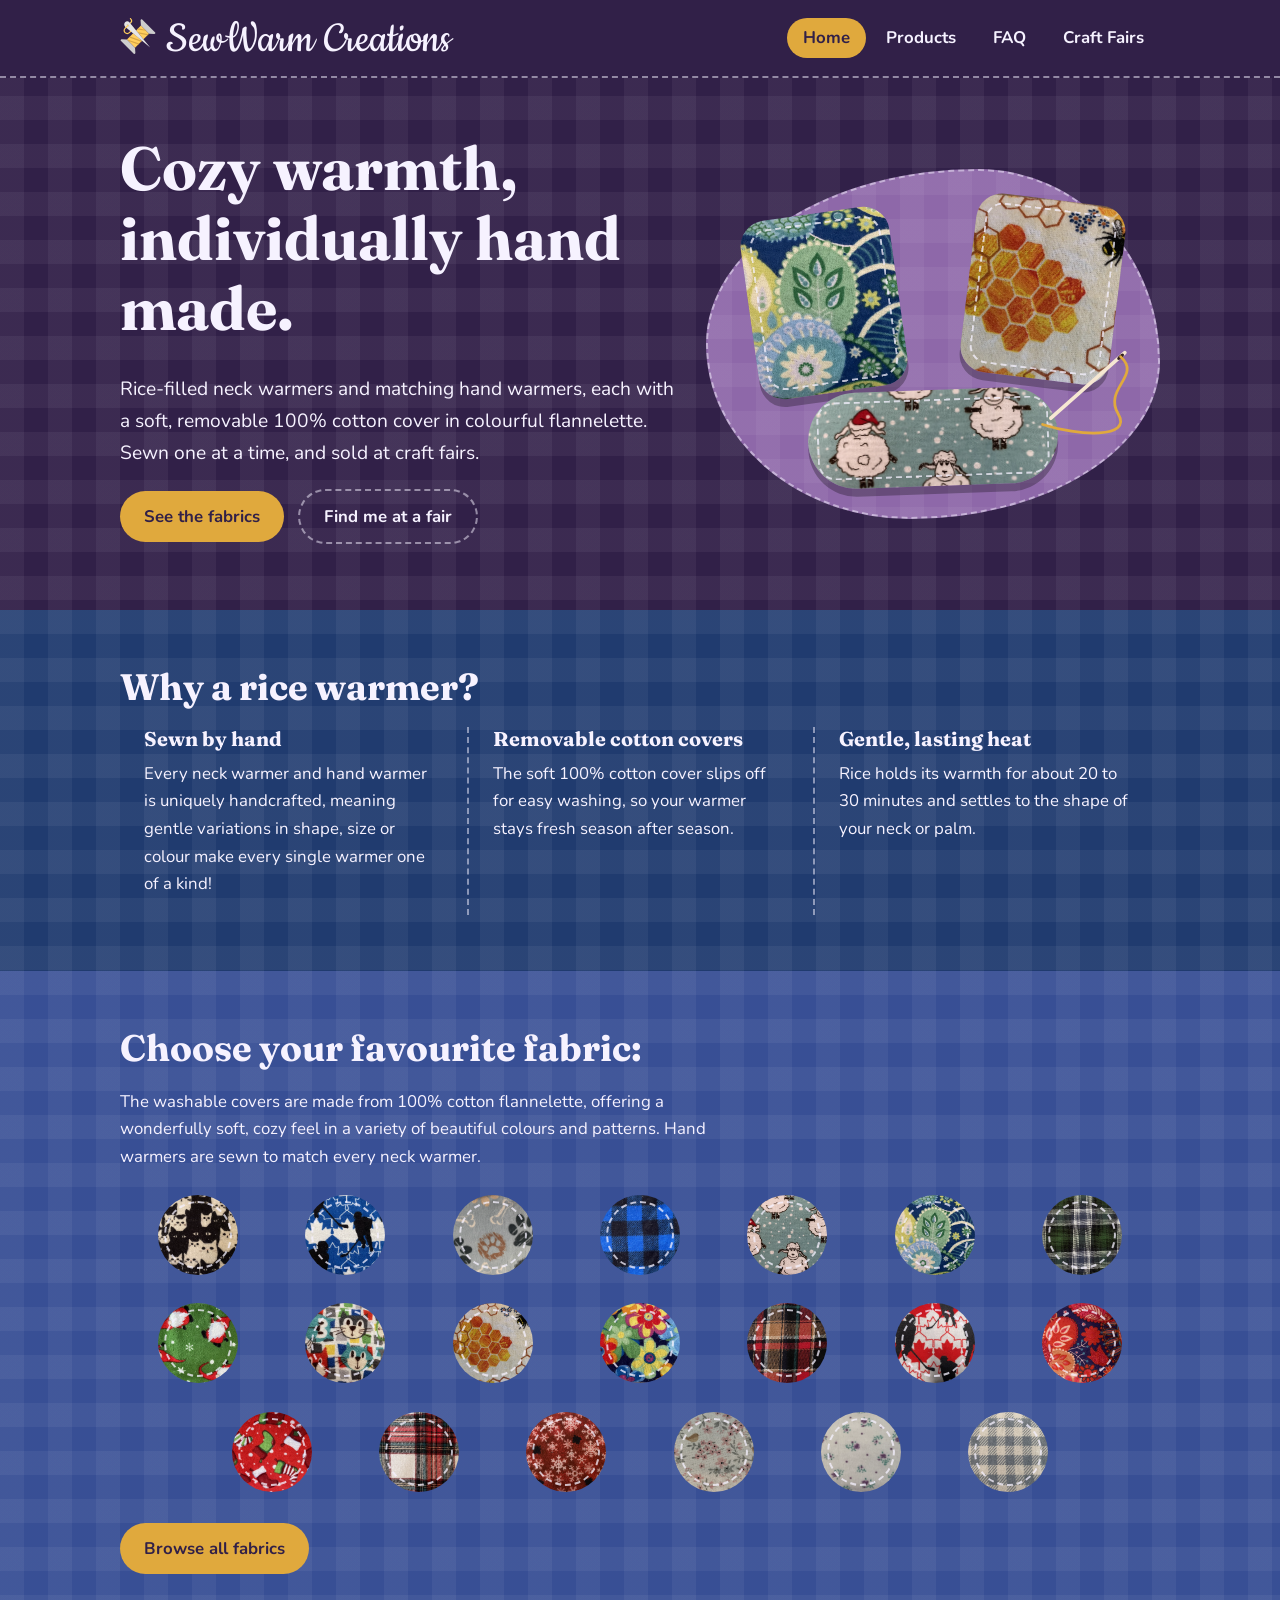
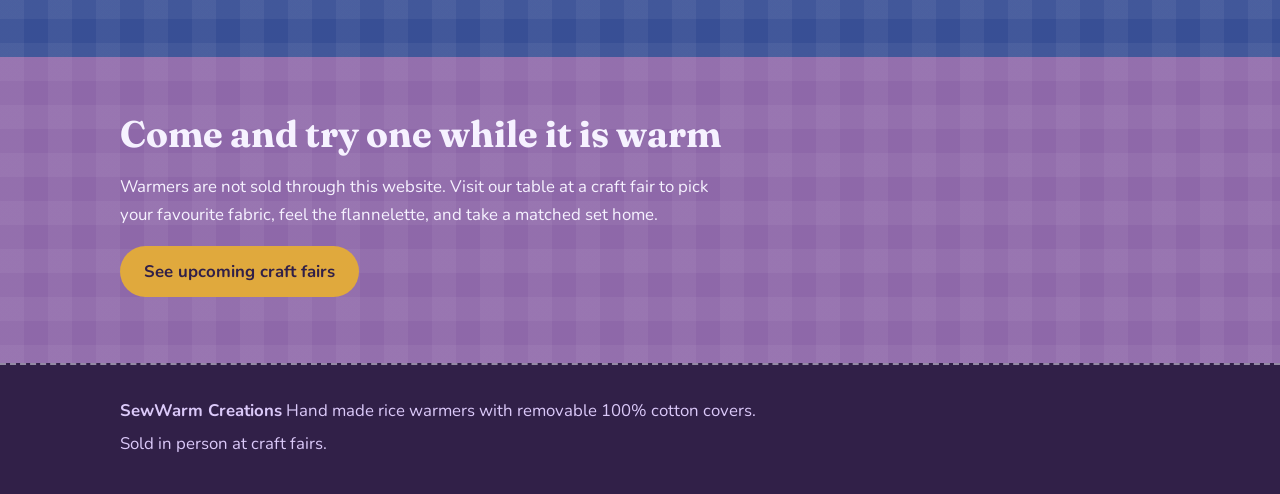
<file: index.html>
<!DOCTYPE html>
<html lang="en">
<head>
<meta charset="utf-8">
<meta name="viewport" content="width=device-width, initial-scale=1">
<title>SewWarm Creations | Hand Sewn Neck and Hand Warmers</title>
<meta name="description" content="Hand sewn rice-filled neck warmers and matching hand warmers with removable 100% cotton flannelette covers, sold at craft fairs.">
<link rel="preconnect" href="https://fonts.googleapis.com">
<link href="https://fonts.googleapis.com/css2?family=Cookie&family=Fraunces:opsz,wght@9..144,600;9..144,700&family=Nunito:wght@400;600;700&display=swap" rel="stylesheet">
<link rel="stylesheet" href="styles.css">
<link rel="icon" type="image/x-icon" href="/images/thread-material.svg">
</head>
<body>
<header><div class="wrap">
  <a class="brand" href="index.html"><i></i>SewWarm Creations</a>
  <nav aria-label="Main">
    <a href="index.html" aria-current="page">Home</a><a href="products.html">Products</a><a href="faq.html">FAQ</a><a href="fairs.html">Craft Fairs</a>
  </nav>
</div></header>

<main>
  <div class="wrap hero">
    <div>
      <h1>Cozy warmth, individually hand made.</h1>
      <p class="lead">Rice-filled neck warmers and matching hand warmers, each with a soft, removable 100% cotton cover in colourful flannelette. Sewn one at a time, and sold at craft fairs.</p>
      <a class="btn" href="products.html">See the fabrics</a>
      <a class="btn alt" href="fairs.html">Find me at a fair</a>
    </div>
    <div class="cluster" aria-hidden="true">
      <div class="bag f-floral p1"></div>
      <div class="bag f-plaid p2"></div>
      <div class="bag f-gingham p3"></div>
      <svg class="needle" viewBox="0 0 120 120"><line x1="28" y1="100" x2="98" y2="18" stroke="#f6e7d2" stroke-width="4" stroke-linecap="round"/><ellipse cx="94" cy="23" rx="2" ry="4.5" transform="rotate(40 94 23)" fill="#33201f"/><path d="M94 23C120 40 80 60 100 85S60 115 20 108" fill="none" stroke="#e0a93d" stroke-width="3" stroke-linecap="round"/></svg>
    </div>
  </div>

  <div class="band a"><div class="wrap">
    <h2>Why a rice warmer?</h2>
    <div class="cols">
      <div><h3>Sewn by hand</h3><p>Every neck warmer and hand warmer is uniquely handcrafted, meaning gentle variations in shape, size or colour make every single warmer one of a kind!</p></div>
      <div><h3>Removable cotton covers</h3><p>The soft 100% cotton cover slips off for easy washing, so your warmer stays fresh season after season.</p></div>
      <div><h3>Gentle, lasting heat</h3><p>Rice holds its warmth for about 20 to 30 minutes and settles to the shape of your neck or palm.</p></div>
    </div>
  </div></div>

  <div class="band b"><div class="wrap">
    <h2>Choose your favourite fabric:</h2>
    <p>The washable covers are made from 100% cotton flannelette, offering a wonderfully soft, cozy feel in a variety of beautiful colours and patterns. Hand warmers are sewn to match every neck warmer.</p>
    <ul class="swatches">
      <li><div class="sw" style="background-image: url('images/product/Black_White_Cats/Black_White_Cats_Pattern.webp')"></div></li>
      <li><div class="sw" style="background-image: url('images/product/Blue_Canada_Hockey/Blue_Canada_Hockey_Pattern.webp')"></div></li>
      <li><div class="sw" style="background-image: url('images/product/Blue_Dog_Prints/Blue_Dog_Prints_Pattern.webp')"></div></li>
      <li><div class="sw" style="background-image: url('images/product/Blue_Plaid/Blue_Plaid_Pattern.webp')"></div></li>
      <li><div class="sw" style="background-image: url('images/product/Christmas_Sheep/Christmas_Sheep_Pattern.webp')"></div></li>
      <li><div class="sw" style="background-image: url('images/product/Green_Floral_Paisley/Green_Floral_Paisley_Pattern.webp')"></div></li>
      <li><div class="sw" style="background-image: url('images/product/Green_Plaid/Green_Plaid_Pattern.webp')"></div></li>
      <li><div class="sw" style="background-image: url('images/product/Green_Santa_Gnomes/Green_Santa_Gnomes_Pattern.webp')"></div></li>
      <li><div class="sw" style="background-image: url('images/product/Grid_Cats/Grid_Cats_Pattern.webp')"></div></li>
      <li><div class="sw" style="background-image: url('images/product/Honeycomb_Bees/Honeycomb_Bees_Pattern.webp')"></div></li>
      <li><div class="sw" style="background-image: url('images/product/Rainbow_Flowers/Rainbow_Flowers_Pattern.webp')"></div></li>
      <li><div class="sw" style="background-image: url('images/product/Red_Black_Plaid/Red_Black_Plaid_Pattern.webp')"></div></li>
      <li><div class="sw" style="background-image: url('images/product/Red_Canada_Hockey/Red_Canada_Hockey_Pattern.webp')"></div></li>
      <li><div class="sw" style="background-image: url('images/product/Red_Floral_Paisley/Red_Floral_Paisley_Pattern.webp')"></div></li>
      <li><div class="sw" style="background-image: url('images/product/Red_Stockings/Red_Stockings_Pattern.webp')"></div></li>
      <li><div class="sw" style="background-image: url('images/product/Red_White_Plaid/Red_White_Plaid_Pattern.webp')"></div></li>
      <li><div class="sw" style="background-image: url('images/product/Red_White_Snowflakes/Red_White_Snowflakes_Pattern.webp')"></div></li>
      <li><div class="sw" style="background-image: url('images/product/Small_Pink_Flowers_Bird/Small_Pink_Flowers_Bird_Pattern.webp')"></div></li>
      <li><div class="sw" style="background-image: url('images/product/Small_Purple_Flowers/Small_Purple_Flowers_Pattern.webp')"></div></li>
      <li><div class="sw" style="background-image: url('images/product/White_Checkered/White_Checkered_Pattern.webp')"></div></li>
    </ul>
    <p style="margin-top:1.5rem"><a class="btn" href="products.html">Browse all fabrics</a></p>
  </div></div>

  <div class="band c"><div class="wrap">
    <h2>Come and try one while it is warm</h2>
    <p>Warmers are not sold through this website. Visit our table at a craft fair to pick your favourite fabric, feel the flannelette, and take a matched set home.</p>
    <a class="btn" href="fairs.html">See upcoming craft fairs</a>
  </div></div>
</main>

<footer><div class="wrap">
  <p><strong>SewWarm Creations</strong> Hand made rice warmers with removable 100% cotton covers.</p>
  <p>Sold in person at craft fairs.</p>
</div></footer>
</body>
</html>
</file>
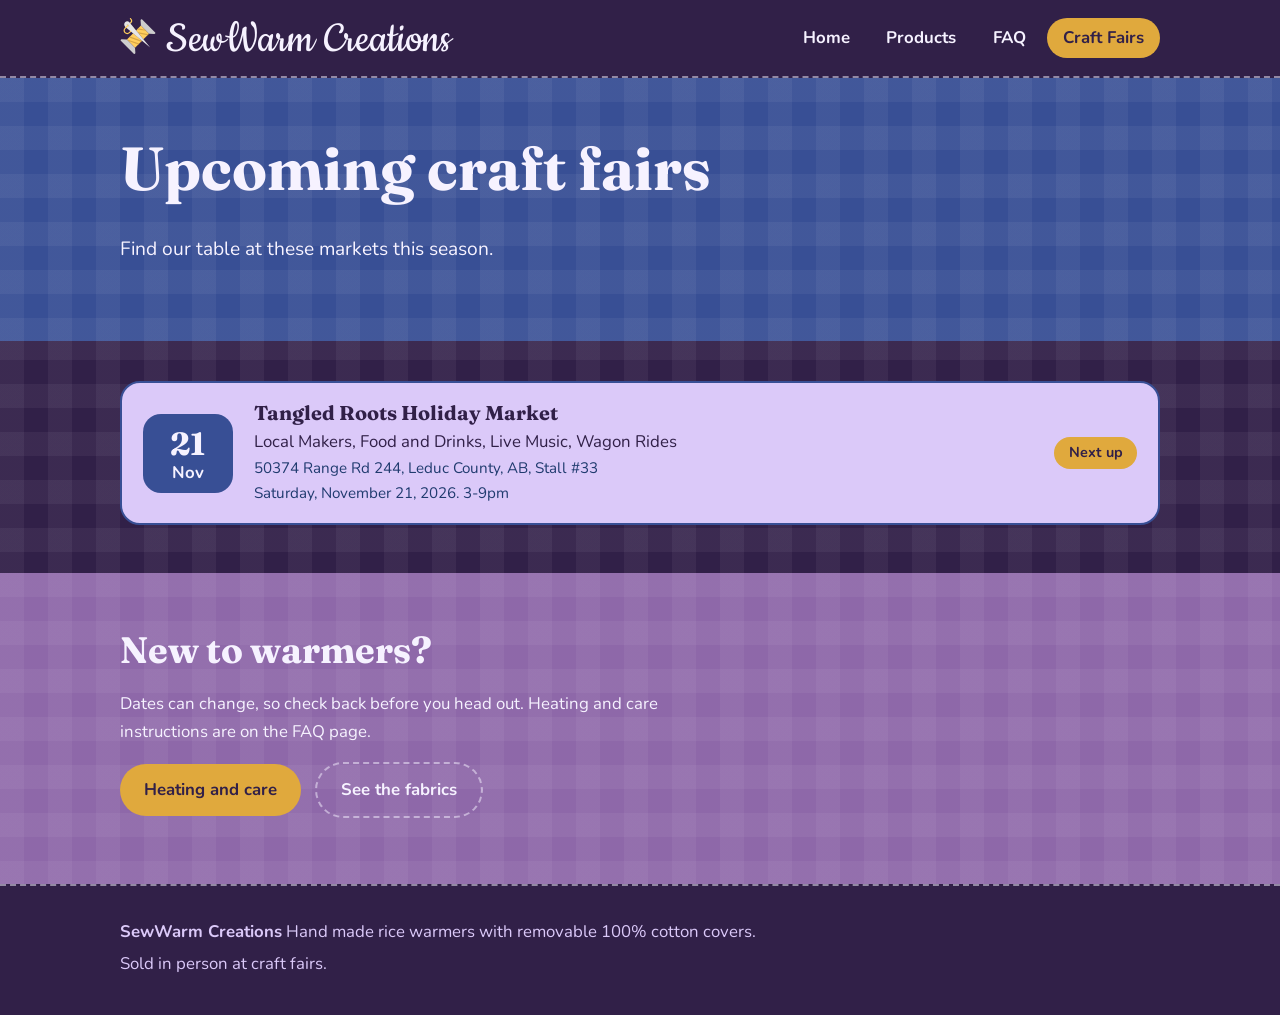
<file: fairs.html>
<!DOCTYPE html>
<html lang="en">
<head>
<meta charset="utf-8">
<meta name="viewport" content="width=device-width, initial-scale=1">
<title>Craft Fairs | SewWarm Creations</title>
<meta name="description" content="Find SewWarm Creations at upcoming craft fairs and markets. Try a hand sewn neck warmer or hand warmer in person.">
<link rel="preconnect" href="https://fonts.googleapis.com">
<link href="https://fonts.googleapis.com/css2?family=Cookie&family=Fraunces:opsz,wght@9..144,600;9..144,700&family=Nunito:wght@400;600;700&display=swap" rel="stylesheet">
<link rel="stylesheet" href="styles.css">
</head>
<body>
<header><div class="wrap">
  <a class="brand" href="index.html"><i></i>SewWarm Creations</a>
  <nav aria-label="Main">
    <a href="index.html">Home</a><a href="products.html">Products</a><a href="faq.html">FAQ</a><a href="fairs.html" aria-current="page">Craft Fairs</a>
  </nav>
</div></header>

<main>
  <div class="band e"><div class="wrap">
    <h1>Upcoming craft fairs</h1>
    <p class="lead">Find our table at these markets this season.</p>
  </div></div>

  <div class="wrap">
    <!-- HOW TO EDIT: these are SAMPLE entries. Replace the date, fair name, venue and times, or copy a <li> to add more.
         Remove class="next" and the badge from every entry except the soonest fair. -->
    <ul class="fairs">
      <li class="fair next">
        <div class="date" style="--c:var(--rust)"><b>21</b>Nov</div>
        <div><h3>Tangled Roots Holiday Market</h3><p>Local Makers, Food and Drinks, Live Music, Wagon Rides</p><p class="note">50374 Range Rd 244, Leduc County, AB, Stall #33</p><p class="note">Saturday, November 21, 2026. 3-9pm</p></div>
        <span class="badge">Next up</span>
      </li>
      <!-- <li class="fair">
        <div class="date" style="--c:var(--plum)"><b>7</b>Nov</div>
        <div><h3>Craft Fair Name</h3><p>Venue name, Town</p><p class="note">Saturday, 9 am to 3 pm</p></div>
      </li> -->
    </ul>
  </div>

  <div class="band c"><div class="wrap">
    <h2>New to warmers?</h2>
    <p>Dates can change, so check back before you head out. Heating and care instructions are on the FAQ page.</p>
    <a class="btn" href="faq.html#care">Heating and care</a>
    <a class="btn alt" href="products.html">See the fabrics</a>
  </div></div>
</main>

<footer><div class="wrap">
  <p><strong>SewWarm Creations</strong> Hand made rice warmers with removable 100% cotton covers.</p>
  <p>Sold in person at craft fairs.</p>
</div></footer>
</body>
</html>
</file>
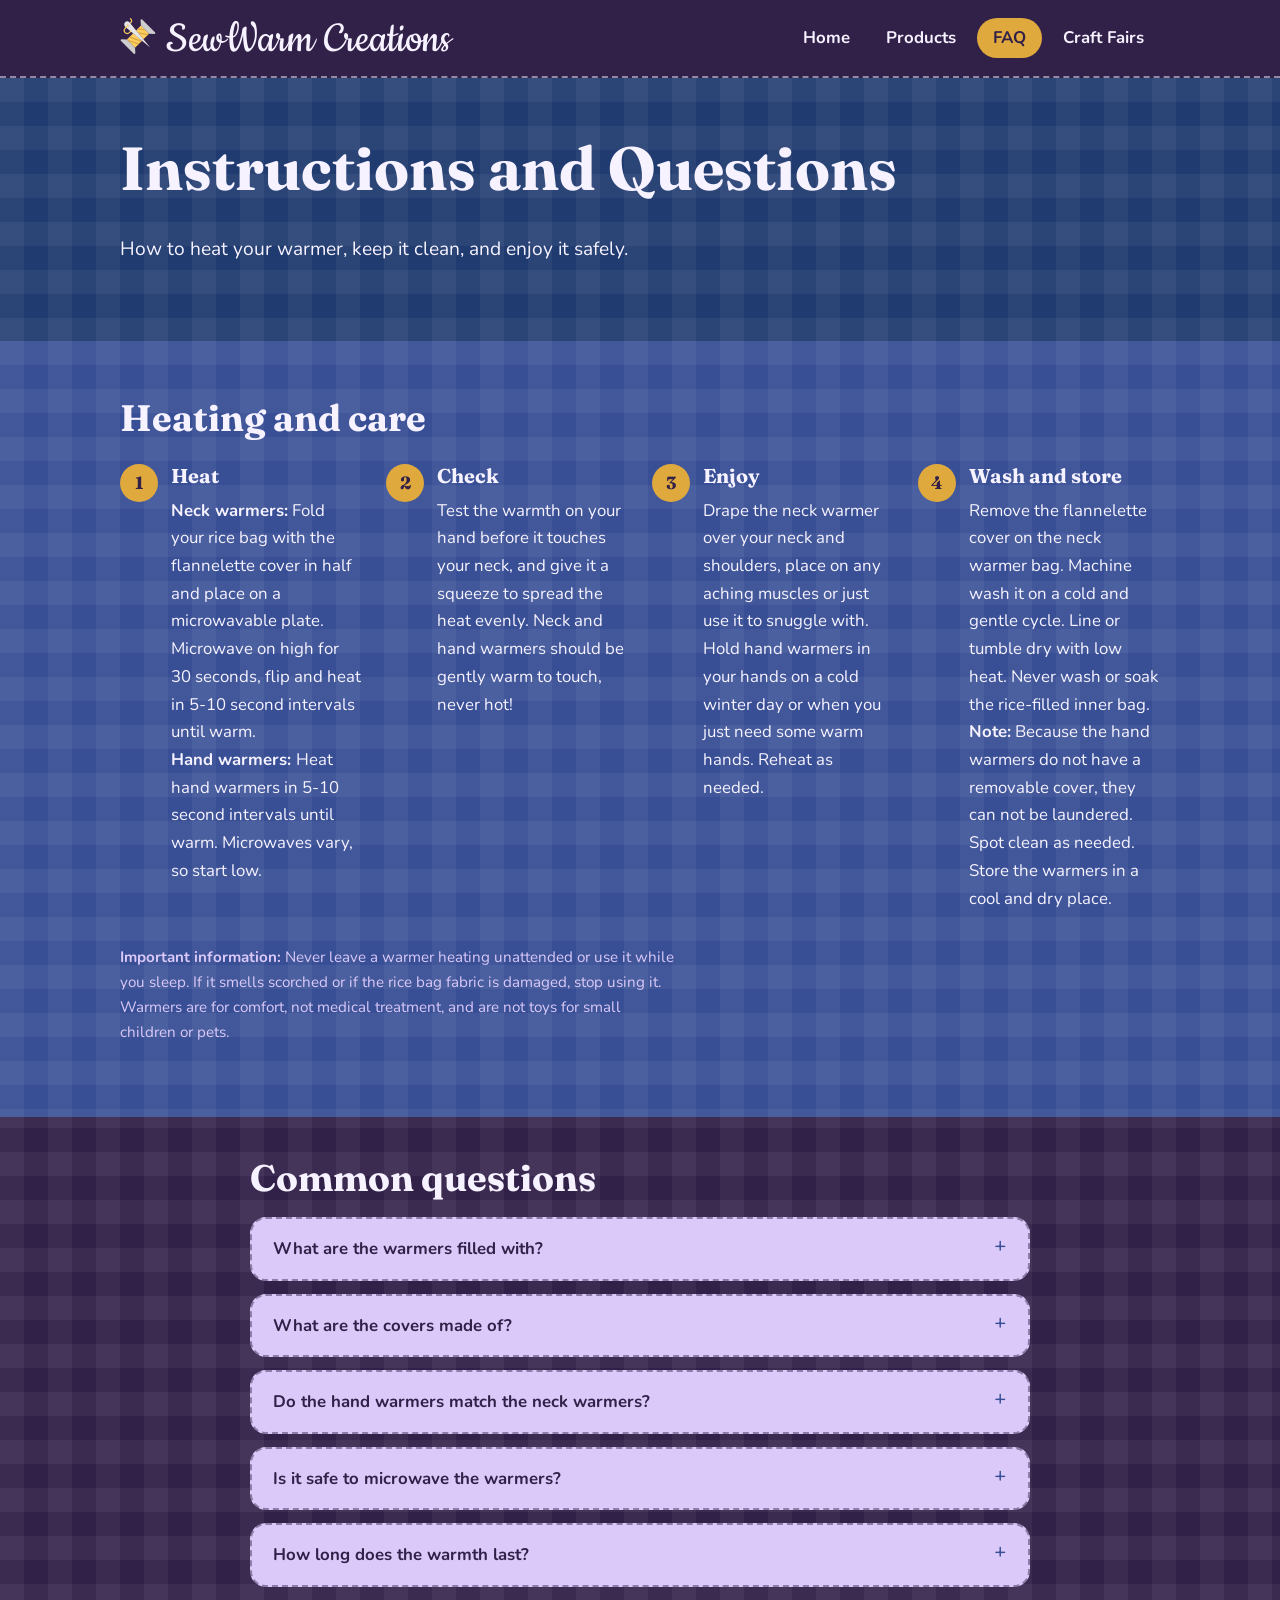
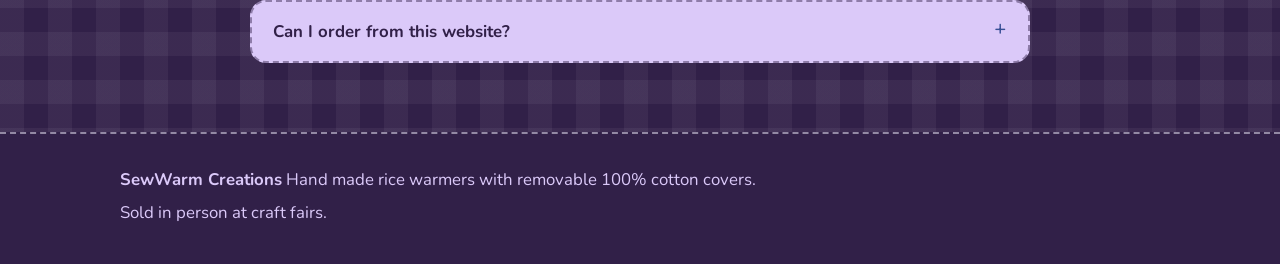
<file: faq.html>
<!DOCTYPE html>
<html lang="en">
<head>
<meta charset="utf-8">
<meta name="viewport" content="width=device-width, initial-scale=1">
<title>FAQ | SewWarm Creations</title>
<meta name="description" content="Heating and care instructions and answers to common questions about SewWarm Creations neck and hand warmers.">
<link rel="preconnect" href="https://fonts.googleapis.com">
<link href="https://fonts.googleapis.com/css2?family=Cookie&family=Fraunces:opsz,wght@9..144,600;9..144,700&family=Nunito:wght@400;600;700&display=swap" rel="stylesheet">
<link rel="stylesheet" href="styles.css">
</head>
<body>
<header><div class="wrap">
  <a class="brand" href="index.html"><i></i>SewWarm Creations</a>
  <nav aria-label="Main">
    <a href="index.html">Home</a><a href="products.html">Products</a><a href="faq.html" aria-current="page">FAQ</a><a href="fairs.html">Craft Fairs</a>
  </nav>
</div></header>

<main>
  <div class="band d"><div class="wrap">
    <h1>Instructions and Questions</h1>
    <p class="lead">How to heat your warmer, keep it clean, and enjoy it safely.</p>
  </div></div>

  <div class="band e" id="care"><div class="wrap">
    <h2>Heating and care</h2>
    <ol class="steps">
      <li><h3>Heat</h3><p><b>Neck warmers:</b> Fold your rice bag with the flannelette cover in half and place on a microwavable plate. Microwave on high for 30 seconds, flip and heat in 5-10 second intervals until warm.<br> <b>Hand warmers: </b>Heat hand warmers in 5-10 second intervals until warm. Microwaves vary, so start low.</p></li>
      <li><h3>Check</h3><p>Test the warmth on your hand before it touches your neck, and give it a squeeze to spread the heat evenly. Neck and hand warmers should be gently warm to touch, never hot!</p></li>
      <li><h3>Enjoy</h3><p>Drape the neck warmer over your neck and shoulders, place on any aching muscles or just use it to snuggle with.  Hold hand warmers in your hands on a cold winter day or when you just need some warm hands. Reheat as needed.</p></li>
      <li><h3>Wash and store</h3><p>Remove the flannelette cover on the neck warmer bag. Machine wash it on a cold and gentle cycle. Line or tumble dry with low heat. Never wash or soak the rice-filled inner bag. <b>Note:</b> Because the hand warmers do not have a removable cover, they can not be laundered.  Spot clean as needed. Store the warmers in a cool and dry place.</p></li>
    </ol>
    <p class="note"><b>Important information:</b> Never leave a warmer heating unattended or use it while you sleep. If it smells scorched or if the rice bag fabric is damaged, stop using it. Warmers are for comfort, not medical treatment, and are not toys for small children or pets.</p>
  </div></div>

  <div class="wrap faq">
    <h2>Common questions</h2>
    <details><summary>What are the warmers filled with?</summary><p>Our warmers are filled with rice (usually scented Jasmin) and sewn into an inner bag, which sits inside a removable cover.</p></details>
    <details><summary>What are the covers made of?</summary><p> Our covers are made with 100% cotton, usually flannelette, which is very soft and cozy. The fabric selection changes from batch to batch.</p></details>
    <details><summary>Do the hand warmers match the neck warmers?</summary><p>Yes. Every fabric is sewn as a neck warmer cover with two matching hand warmers.</p></details>
    <details><summary>Is it safe to microwave the warmers?</summary><p>Yes! Our warmers are made with 100% cotton fabric and thread, meaning that it is safe to use in the microwave. Make sure you follow the instructions to avoid over heating and burns.  Beware of other fabrics and threads that may contain mixed materials which may NOT be safe to be microwaved.</p></details>
    <details><summary>How long does the warmth last?</summary><p>That depends. If you follow our instructions, the neck warmers will last 20 to 30 minutes, and the hand warmers about 20 minutes when held in your hand. When it cools, simply heat it again!</p></details>
    <details><summary>Can I order from this website?</summary><p>No. This site is for sharing our work. Warmers are sold in person at the craft fairs listed on the <a href="fairs.html">Craft Fairs</a> page.</p></details>
  </div>
</main>

<footer><div class="wrap">
  <p><strong>SewWarm Creations</strong> Hand made rice warmers with removable 100% cotton covers.</p>
  <p>Sold in person at craft fairs.</p>
</div></footer>
</body>
</html>
</file>
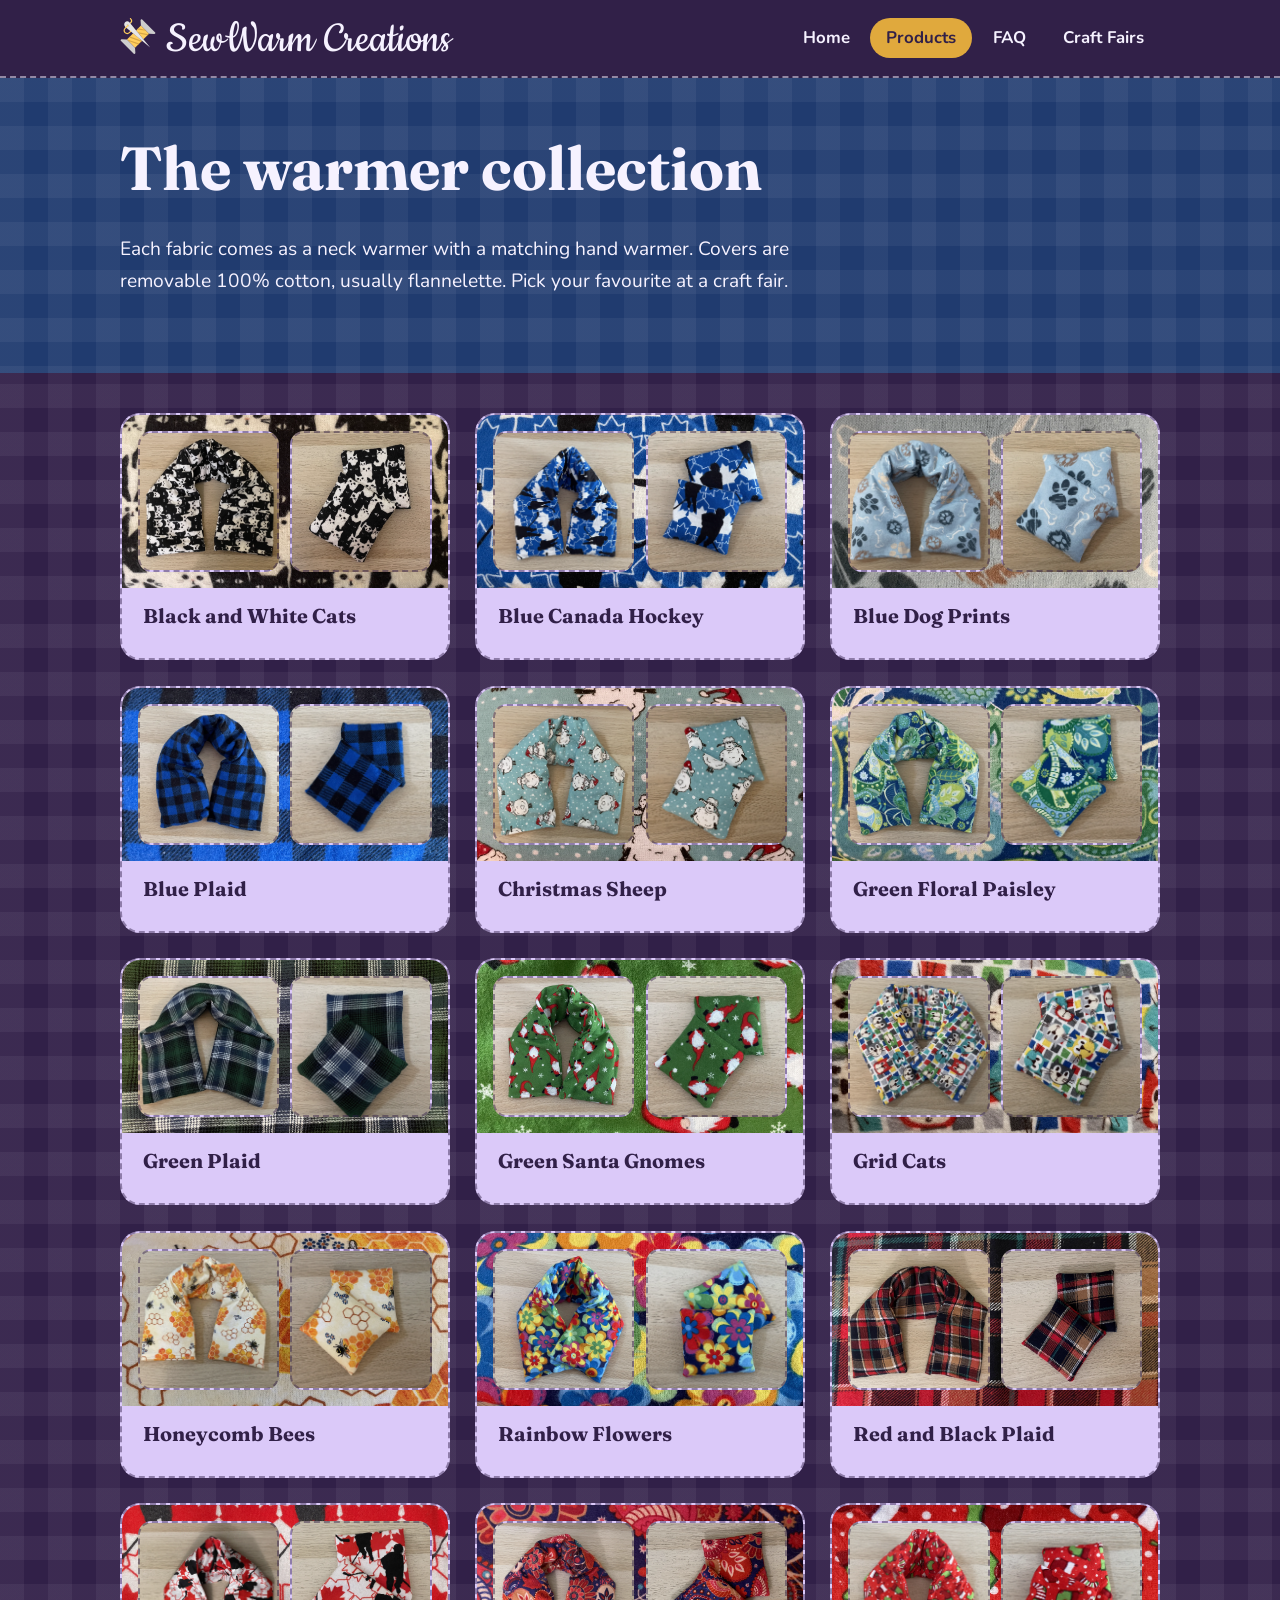
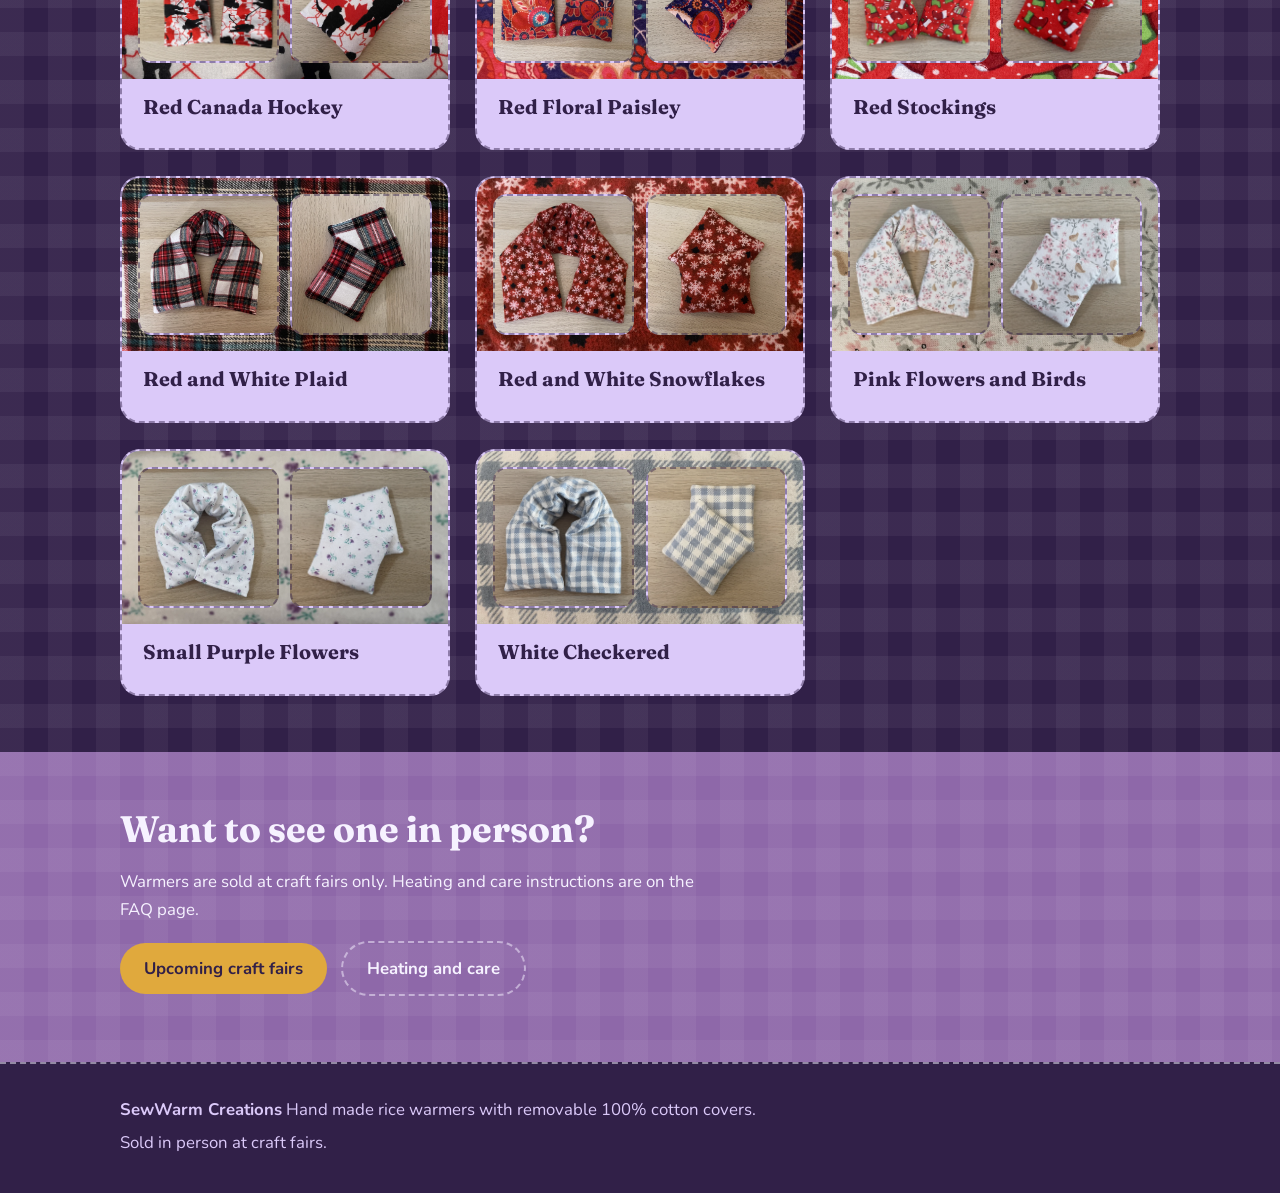
<file: products.html>
<!DOCTYPE html>
<html lang="en">
<head>
<meta charset="utf-8">
<meta name="viewport" content="width=device-width, initial-scale=1">
<title>Products | SewWarm Creations</title>
<meta name="description" content="Browse SewWarm Creations neck warmers and matching hand warmers by fabric. Removable 100% cotton flannelette covers, all hand sewn.">
<link rel="preconnect" href="https://fonts.googleapis.com">
<link href="https://fonts.googleapis.com/css2?family=Cookie&family=Fraunces:opsz,wght@9..144,600;9..144,700&family=Nunito:wght@400;600;700&display=swap" rel="stylesheet">
<link rel="stylesheet" href="styles.css">
</head>
<body>
<header><div class="wrap">
  <a class="brand" href="index.html"><i></i>SewWarm Creations</a>
  <nav aria-label="Main">
    <a href="index.html">Home</a><a href="products.html" aria-current="page">Products</a><a href="faq.html">FAQ</a><a href="fairs.html">Craft Fairs</a>
  </nav>
</div></header>

<main>
  <div class="band d"><div class="wrap">
    <h1>The warmer collection</h1>
    <p class="lead">Each fabric comes as a neck warmer with a matching hand warmer. Covers are removable 100% cotton, usually flannelette. Pick your favourite at a craft fair.</p>
  </div></div>

  <div class="wrap">
    <!-- One article per fabric; each card shows its real pattern swatch. -->
    <div class="grid">
      <article class="card">
        <div class="fab" style="background-image: url('images/product/Black_White_Cats/Black_White_Cats_Pattern.webp')"><div class="slots"><div class="slot" style="background-image: url('images/product/Black_White_Cats/Black_White_Cats_Neck.webp')" role="img" aria-label="Neck warmer"></div><div class="slot" style="background-image: url('images/product/Black_White_Cats/Black_White_Cats_Hand_Double.webp')" role="img" aria-label="Hand warmer"></div></div></div>
        <div class="body"><h3>Black and White Cats</h3></div>
      </article>
      <article class="card">
        <div class="fab" style="background-image: url('images/product/Blue_Canada_Hockey/Blue_Canada_Hockey_Pattern.webp')"><div class="slots"><div class="slot" style="background-image: url('images/product/Blue_Canada_Hockey/Blue_Canada_Hockey_Neck.webp')" role="img" aria-label="Neck warmer"></div><div class="slot" style="background-image: url('images/product/Blue_Canada_Hockey/Blue_Canada_Hockey_Hand_Double.webp')" role="img" aria-label="Hand warmer"></div></div></div>
        <div class="body"><h3>Blue Canada Hockey</h3></div>
      </article>
      <article class="card">
        <div class="fab" style="background-image: url('images/product/Blue_Dog_Prints/Blue_Dog_Prints_Pattern.webp')"><div class="slots"><div class="slot" style="background-image: url('images/product/Blue_Dog_Prints/Blue_Dog_Prints_Neck.webp')" role="img" aria-label="Neck warmer"></div><div class="slot" style="background-image: url('images/product/Blue_Dog_Prints/Blue_Dog_Prints_Hand_Double.webp')" role="img" aria-label="Hand warmer"></div></div></div>
        <div class="body"><h3>Blue Dog Prints</h3></div>
      </article>
      <article class="card">
        <div class="fab" style="background-image: url('images/product/Blue_Plaid/Blue_Plaid_Pattern.webp')"><div class="slots"><div class="slot" style="background-image: url('images/product/Blue_Plaid/Blue_Plaid_Neck.webp')" role="img" aria-label="Neck warmer"></div><div class="slot" style="background-image: url('images/product/Blue_Plaid/Blue_Plaid_Hand_Double.webp')" role="img" aria-label="Hand warmer"></div></div></div>
        <div class="body"><h3>Blue Plaid</h3></div>
      </article>
      <article class="card">
        <div class="fab" style="background-image: url('images/product/Christmas_Sheep/Christmas_Sheep_Pattern.webp')"><div class="slots"><div class="slot" style="background-image: url('images/product/Christmas_Sheep/Christmas_Sheep_Neck.webp')" role="img" aria-label="Neck warmer"></div><div class="slot" style="background-image: url('images/product/Christmas_Sheep/Christmas_Sheep_Hand_Double.webp')" role="img" aria-label="Hand warmer"></div></div></div>
        <div class="body"><h3>Christmas Sheep</h3></div>
      </article>
      <article class="card">
        <div class="fab" style="background-image: url('images/product/Green_Floral_Paisley/Green_Floral_Paisley_Pattern.webp')"><div class="slots"><div class="slot" style="background-image: url('images/product/Green_Floral_Paisley/Green_Floral_Paisley_Neck.webp')" role="img" aria-label="Neck warmer"></div><div class="slot" style="background-image: url('images/product/Green_Floral_Paisley/Green_Floral_Paisley_Hand_Double.webp')" role="img" aria-label="Hand warmer"></div></div></div>
        <div class="body"><h3>Green Floral Paisley</h3></div>
      </article>
      <article class="card">
        <div class="fab" style="background-image: url('images/product/Green_Plaid/Green_Plaid_Pattern.webp')"><div class="slots"><div class="slot" style="background-image: url('images/product/Green_Plaid/Green_Plaid_Neck.webp')" role="img" aria-label="Neck warmer"></div><div class="slot" style="background-image: url('images/product/Green_Plaid/Green_Plaid_Hand_Double.webp')" role="img" aria-label="Hand warmer"></div></div></div>
        <div class="body"><h3>Green Plaid</h3></div>
      </article>
      <article class="card">
        <div class="fab" style="background-image: url('images/product/Green_Santa_Gnomes/Green_Santa_Gnomes_Pattern.webp')"><div class="slots"><div class="slot" style="background-image: url('images/product/Green_Santa_Gnomes/Green_Santa_Gnomes_Neck.webp')" role="img" aria-label="Neck warmer"></div><div class="slot" style="background-image: url('images/product/Green_Santa_Gnomes/Green_Santa_Gnomes_Hand_Double.webp')" role="img" aria-label="Hand warmer"></div></div></div>
        <div class="body"><h3>Green Santa Gnomes</h3></div>
      </article>
      <article class="card">
        <div class="fab" style="background-image: url('images/product/Grid_Cats/Grid_Cats_Pattern.webp')"><div class="slots"><div class="slot" style="background-image: url('images/product/Grid_Cats/Grid_Cats_Neck.webp')" role="img" aria-label="Neck warmer"></div><div class="slot" style="background-image: url('images/product/Grid_Cats/Grid_Cats_Hand_Double.webp')" role="img" aria-label="Hand warmer"></div></div></div>
        <div class="body"><h3>Grid Cats</h3></div>
      </article>
      <article class="card">
        <div class="fab" style="background-image: url('images/product/Honeycomb_Bees/Honeycomb_Bees_Pattern.webp')"><div class="slots"><div class="slot" style="background-image: url('images/product/Honeycomb_Bees/Honeycomb_Bees_Neck.webp')" role="img" aria-label="Neck warmer"></div><div class="slot" style="background-image: url('images/product/Honeycomb_Bees/Honeycomb_Bees_Hand_Double.webp')" role="img" aria-label="Hand warmer"></div></div></div>
        <div class="body"><h3>Honeycomb Bees</h3></div>
      </article>
      <article class="card">
        <div class="fab" style="background-image: url('images/product/Rainbow_Flowers/Rainbow_Flowers_Pattern.webp')"><div class="slots"><div class="slot" style="background-image: url('images/product/Rainbow_Flowers/Rainbow_Flowers_Neck.webp')" role="img" aria-label="Neck warmer"></div><div class="slot" style="background-image: url('images/product/Rainbow_Flowers/Rainbow_Flowers_Hand_Double.webp')" role="img" aria-label="Hand warmer"></div></div></div>
        <div class="body"><h3>Rainbow Flowers</h3></div>
      </article>
      <article class="card">
        <div class="fab" style="background-image: url('images/product/Red_Black_Plaid/Red_Black_Plaid_Pattern.webp')"><div class="slots"><div class="slot" style="background-image: url('images/product/Red_Black_Plaid/Red_Black_Plaid_Neck.webp')" role="img" aria-label="Neck warmer"></div><div class="slot" style="background-image: url('images/product/Red_Black_Plaid/Red_Black_Plaid_Hand_Double.webp')" role="img" aria-label="Hand warmer"></div></div></div>
        <div class="body"><h3>Red and Black Plaid</h3></div>
      </article>
      <article class="card">
        <div class="fab" style="background-image: url('images/product/Red_Canada_Hockey/Red_Canada_Hockey_Pattern.webp')"><div class="slots"><div class="slot" style="background-image: url('images/product/Red_Canada_Hockey/Red_Canada_Hockey_Neck.webp')" role="img" aria-label="Neck warmer"></div><div class="slot" style="background-image: url('images/product/Red_Canada_Hockey/Red_Canada_Hockey_Hand_Double.webp')" role="img" aria-label="Hand warmer"></div></div></div>
        <div class="body"><h3>Red Canada Hockey</h3></div>
      </article>
      <article class="card">
        <div class="fab" style="background-image: url('images/product/Red_Floral_Paisley/Red_Floral_Paisley_Pattern.webp')"><div class="slots"><div class="slot" style="background-image: url('images/product/Red_Floral_Paisley/Red_Floral_Paisley_Neck.webp')" role="img" aria-label="Neck warmer"></div><div class="slot" style="background-image: url('images/product/Red_Floral_Paisley/Red_Floral_Paisley_Hand_Double.webp')" role="img" aria-label="Hand warmer"></div></div></div>
        <div class="body"><h3>Red Floral Paisley</h3></div>
      </article>
      <article class="card">
        <div class="fab" style="background-image: url('images/product/Red_Stockings/Red_Stockings_Pattern.webp')"><div class="slots"><div class="slot" style="background-image: url('images/product/Red_Stockings/Red_Stockings_Neck.webp')" role="img" aria-label="Neck warmer"></div><div class="slot" style="background-image: url('images/product/Red_Stockings/Red_Stockings_Hand_Double.webp')" role="img" aria-label="Hand warmer"></div></div></div>
        <div class="body"><h3>Red Stockings</h3></div>
      </article>
      <article class="card">
        <div class="fab" style="background-image: url('images/product/Red_White_Plaid/Red_White_Plaid_Pattern.webp')"><div class="slots"><div class="slot" style="background-image: url('images/product/Red_White_Plaid/Red_White_Plaid_Neck.webp')" role="img" aria-label="Neck warmer"></div><div class="slot" style="background-image: url('images/product/Red_White_Plaid/Red_White_Plaid_Hand_Double.webp')" role="img" aria-label="Hand warmer"></div></div></div>
        <div class="body"><h3>Red and White Plaid</h3></div>
      </article>
      <article class="card">
        <div class="fab" style="background-image: url('images/product/Red_White_Snowflakes/Red_White_Snowflakes_Pattern.webp')"><div class="slots"><div class="slot" style="background-image: url('images/product/Red_White_Snowflakes/Red_White_Snowflakes_Neck.webp')" role="img" aria-label="Neck warmer"></div><div class="slot" style="background-image: url('images/product/Red_White_Snowflakes/Red_White_Snowflakes_Hand_Double.webp')" role="img" aria-label="Hand warmer"></div></div></div>
        <div class="body"><h3>Red and White Snowflakes</h3></div>
      </article>
      <article class="card">
        <div class="fab" style="background-image: url('images/product/Small_Pink_Flowers_Bird/Small_Pink_Flowers_Bird_Pattern.webp')"><div class="slots"><div class="slot" style="background-image: url('images/product/Small_Pink_Flowers_Bird/Small_Pink_Flowers_Bird_Neck.webp')" role="img" aria-label="Neck warmer"></div><div class="slot" style="background-image: url('images/product/Small_Pink_Flowers_Bird/Small_Pink_Flowers_Bird_Hand_Double.webp')" role="img" aria-label="Hand warmer"></div></div></div>
        <div class="body"><h3>Pink Flowers and Birds</h3></div>
      </article>
      <article class="card">
        <div class="fab" style="background-image: url('images/product/Small_Purple_Flowers/Small_Purple_Flowers_Pattern.webp')"><div class="slots"><div class="slot" style="background-image: url('images/product/Small_Purple_Flowers/Small_Purple_Flowers_Neck.webp')" role="img" aria-label="Neck warmer"></div><div class="slot" style="background-image: url('images/product/Small_Purple_Flowers/Small_Purple_Flowers_Hand_Double.webp')" role="img" aria-label="Hand warmer"></div></div></div>
        <div class="body"><h3>Small Purple Flowers</h3></div>
      </article>
      <article class="card">
        <div class="fab" style="background-image: url('images/product/White_Checkered/White_Checkered_Pattern.webp')"><div class="slots"><div class="slot" style="background-image: url('images/product/White_Checkered/White_Checkered_Neck.webp')" role="img" aria-label="Neck warmer"></div><div class="slot" style="background-image: url('images/product/White_Checkered/White_Checkered_Hand_Double.webp')" role="img" aria-label="Hand warmer"></div></div></div>
        <div class="body"><h3>White Checkered</h3></div>
      </article>
    </div>
  </div>

  <div class="band c"><div class="wrap">
    <h2>Want to see one in person?</h2>
    <p>Warmers are sold at craft fairs only. Heating and care instructions are on the FAQ&nbsp;page.</p>
    <a class="btn" href="fairs.html">Upcoming craft fairs</a>
    <a class="btn alt" href="faq.html#care">Heating and care</a>
  </div></div>
</main>

<footer><div class="wrap">
  <p><strong>SewWarm Creations</strong> Hand made rice warmers with removable 100% cotton covers.</p>
  <p>Sold in person at craft fairs.</p>
</div></footer>
</body>
</html>
</file>
<file: styles.css>
/* SewWarm Creations: shared styles. Gingham background, stitched edges, warm dark palette. */
:root {
  --bg: #312048;
  --ink: #f6f2ff;
  --muted: #dbc9f9;
  --paper: #dbc9f9;
  --ink-d: #312048;
  --rust: #384f95;
  --mustard: #e0a93d;
  --plum: #203b6f;
  --forest: #384f95;
  --teal: #203b6f;
  --rose: #bc7ebf;
  --stitch: rgba(246, 242, 255, .5);
  --stitch-d: rgba(49, 32, 72, .45);
  --btn: #e0a93d;
  --btn-ink: #312048;
  --flower: url("data:image/svg+xml,%3Csvg xmlns='http://www.w3.org/2000/svg' viewBox='0 0 40 40'%3E%3Cg fill='%23f4b896'%3E%3Ccircle cx='20' cy='9' r='6'/%3E%3Ccircle cx='31' cy='17' r='6'/%3E%3Ccircle cx='27' cy='30' r='6'/%3E%3Ccircle cx='13' cy='30' r='6'/%3E%3Ccircle cx='9' cy='17' r='6'/%3E%3C/g%3E%3Ccircle cx='20' cy='20' r='4.5' fill='%23e0a93d'/%3E%3C/svg%3E");
}

*,
*::before,
*::after {
  box-sizing: border-box
}

html {
  scroll-behavior: smooth
}

body {
  margin: 0;
  color: var(--ink);
  font: 400 1.05rem/1.65 Nunito, system-ui, sans-serif;
  background-color: var(--bg);
  background-image: linear-gradient(90deg, rgba(246, 242, 255, .05) 50%, transparent 50%), linear-gradient(rgba(246, 242, 255, .05) 50%, transparent 50%);
  background-size: 48px 48px
}

h1,
h2,
h3 {
  font-family: Fraunces, Georgia, serif;
  line-height: 1.15;
  margin: 0 0 .5em;
  font-weight: 700
}

h1 {
  font-size: clamp(2.3rem, 6vw, 3.8rem)
}

h2 {
  font-size: clamp(1.6rem, 3.5vw, 2.3rem)
}

h3 {
  font-size: 1.25rem
}

p {
  margin: 0 0 1em;
  max-width: 62ch
}

a {
  color: inherit
}

a:focus-visible,
summary:focus-visible {
  outline: 3px solid var(--btn);
  outline-offset: 3px;
  border-radius: 6px
}

.wrap {
  max-width: 1080px;
  margin: 0 auto;
  padding: 0 1.25rem
}

.band {
  padding: 3.5rem 0
}

.a {
  background-color: #203b6f
}

.b {
  background-color: #384f95
}

.c {
  background-color: #8e68a9
}

.d {
  background-color: #203b6f
}

.e {
  background-color: #384f95
}

.band,
.cluster {
  background-image: linear-gradient(90deg, rgba(246, 242, 255, .05) 50%, transparent 50%), linear-gradient(rgba(246, 242, 255, .05) 50%, transparent 50%);
  background-size: 48px 48px
}

.lead {
  font-size: 1.2rem
}

.note {
  font-size: .95rem;
  color: var(--muted)
}

/* header, footer */
header {
  position: sticky;
  top: 0;
  z-index: 5;
  background-color: var(--bg);
  border-bottom: 2px dashed var(--stitch)
}

header .wrap {
  display: flex;
  flex-wrap: wrap;
  align-items: center;
  justify-content: space-between;
  gap: .5rem 1.5rem;
  padding-top: .8rem;
  padding-bottom: .8rem
}

.brand {
  font: 400 2.975rem/1 Cookie, cursive;
  text-decoration: none;
  display: flex;
  align-items: center;
  gap: .6rem;
  padding-top: 3px;
  transform: translateY(0px); /* moves logo text up and down in header */
}

.brand i {
  width: 36px;
  height: 36px;
  background: url("images/thread-material.svg") center/contain no-repeat;
  display: block;
  flex: 0 0 36px;
  transform: translateY(-4px); /* moves thread pic up and down in header */
}

nav {
  display: flex;
  flex-wrap: wrap;
  gap: .3rem
}

nav a {
  text-decoration: none;
  font-weight: 700;
  padding: .4rem 1rem;
  border-radius: 999px
}

nav a:hover {
  background: rgba(246, 242, 255, .12)
}

nav a[aria-current="page"] {
  background: var(--mustard);
  color: var(--btn-ink)
}

footer {
  border-top: 2px dashed var(--stitch);
  padding: 2rem 0;
  color: var(--muted);
  background-color: var(--bg)
}

footer p {
  margin: 0 0 .3em;
  max-width: none
}

/* buttons */
.btn {
  display: inline-block;
  text-decoration: none;
  font-weight: 700;
  padding: .75rem 1.5rem;
  border-radius: 999px;
  background: var(--btn);
  color: var(--btn-ink);
  margin: 0 .6rem .6rem 0
}

.btn:hover {
  background: #efbb55
}

.btn.alt {
  background: transparent;
  color: var(--ink);
  border: 2px dashed var(--stitch)
}

/* fabric patterns */
.f-floral {
  background: url("images/product/Green_Floral_Paisley/Green_Floral_Paisley_Pattern.webp") center/cover no-repeat
}

.f-plaid {
  background: url("images/product/Honeycomb_Bees/Honeycomb_Bees_Pattern.webp") center/cover no-repeat
}

.f-gingham {
  background: url("images/product/Christmas_Sheep/Christmas_Sheep_Pattern.webp") center/cover no-repeat
}

.f-bloom {
  background: url("images/product/Small_Pink_Flowers_Bird/Small_Pink_Flowers_Bird_Pattern_1.webp") center/cover no-repeat
}

.f-stripe {
  background: url("images/product/Red_White_Plaid/Red_White_Plaid_Pattern_1.webp") center/cover no-repeat
}

.f-dots {
  background: url("images/product/Blue_Dog_Prints/Blue_Dog_Prints_Pattern.webp") center/cover no-repeat
}

/* sewn bags: the stitched edge is the repeated motif */
.bag {
  position: relative;
  border-radius: 26px;
  box-shadow: 0 8px 0 rgba(0, 0, 0, .28)
}

.bag::after {
  content: "";
  position: absolute;
  inset: 9px;
  border: 2px dashed rgba(246, 242, 255, .75);
  border-radius: 18px
}

/* home hero */
.hero {
  display: grid;
  grid-template-columns: 1.1fr .9fr;
  gap: 2rem;
  align-items: center;
  padding: 3.5rem 1.25rem
}

.cluster {
  position: relative;
  height: 350px;
  background-color: #8e68a9;
  border: 2px dashed var(--stitch);
  border-radius: 60% 40% 55% 45%/50% 55% 45% 50%
}

.cluster .bag {
  position: absolute
}

.p1 {
  width: 150px;
  height: 180px;
  left: 9%;
  top: 12%;
  transform: rotate(-8deg)
}

.p2 {
  width: 150px;
  height: 180px;
  right: 9%;
  top: 8%;
  transform: rotate(7deg)
}

.p3 {
  width: 250px;
  height: 96px;
  left: 50%;
  bottom: 9%;
  margin-left: -125px;
  transform: rotate(-2deg);
  border-radius: 48px
}

.needle {
  position: absolute;
  right: 4%;
  bottom: 22%;
  width: 110px;
  transform: rotate(8deg)
}

.cols {
  display: grid;
  grid-template-columns: repeat(auto-fit, minmax(230px, 1fr))
}

.cols>div {
  padding: 0 1.5rem
}

.cols>div+div {
  border-left: 2px dashed var(--stitch)
}

.swatches {
  display: flex;
  flex-wrap: wrap;
  justify-content: center;
  gap: 1.4rem;
  margin: 1.5rem 0 0;
  padding: 0;
  list-style: none
}

.swatches li {
  flex: 0 1 125px;
  max-width: 125px;
  text-align: center;
  font-size: .9rem;
  font-weight: 600
}

.sw {
  width: 80px;
  height: 80px;
  border-radius: 50%;
  position: relative;
  margin: 0 auto .4rem;
  background-position: center;
  background-size: cover;
  background-repeat: no-repeat
}

.sw::after {
  content: "";
  position: absolute;
  inset: 6px;
  border: 2px dashed rgba(246, 242, 255, .75);
  border-radius: 50%
}

/* products */
.grid {
  display: grid;
  grid-template-columns: repeat(auto-fit, minmax(270px, 1fr));
  gap: 1.6rem;
  padding: 2.5rem 0 3.5rem
}

.card {
  background: var(--paper);
  color: var(--ink-d);
  border: 2px dashed var(--stitch-d);
  border-radius: 20px;
  overflow: hidden;
  display: flex;
  flex-direction: column
}

.fab {
  padding: 1rem;
  background-position: center;
  background-size: cover;
  background-repeat: no-repeat
}

.slots {
  display: grid;
  grid-template-columns: repeat(auto-fit, minmax(110px, 1fr));
  gap: .7rem
}

.slot {
  aspect-ratio: 1;
  background: var(--paper);
  border: 2px dashed var(--stitch-d);
  border-radius: 14px;
  display: grid;
  place-items: center;
  text-align: center;
  padding: .4rem;
  font-size: .85rem;
  font-weight: 700;
  overflow: hidden;
  color: var(--ink);
  text-shadow: 0 1px 4px #000, 0 0 8px #000;
  background-position: center;
  background-size: cover;
  background-repeat: no-repeat
}

.slot img {
  width: 100%;
  height: 100%;
  object-fit: cover;
  display: block
}

.card .body {
  padding: 1rem 1.3rem 1.3rem
}

.card .body p {
  margin: 0
}

/* fairs */
.fairs {
  list-style: none;
  margin: 0;
  padding: 2.5rem 0 3rem;
  display: grid;
  gap: 1.1rem
}

.fair {
  display: grid;
  grid-template-columns: 90px 1fr auto;
  gap: 1.3rem;
  align-items: center;
  background: var(--paper);
  color: var(--ink-d);
  border: 2px dashed var(--stitch-d);
  border-radius: 20px;
  padding: 1.1rem 1.3rem
}

.fair h3 {
  margin: 0 0 .2em
}

.fair p {
  margin: 0
}

.fair .note {
  color: #203b6f
}

.fair.next {
  border-style: solid;
  border-color: var(--rust)
}

.date {
  background: var(--c);
  color: var(--ink);
  border-radius: 18px;
  text-align: center;
  padding: .6rem 0;
  font-weight: 700;
  line-height: 1.2
}

.date b {
  display: block;
  font: 700 2rem Fraunces, Georgia, serif
}

.badge {
  background: var(--mustard);
  color: var(--btn-ink);
  font-weight: 700;
  border-radius: 999px;
  padding: .25rem .9rem;
  font-size: .9rem
}

/* FAQ + care */
.steps {
  counter-reset: s;
  display: grid;
  grid-template-columns: repeat(auto-fit, minmax(230px, 1fr));
  gap: 1.5rem;
  list-style: none;
  padding: 0;
  margin: 1.5rem 0 1rem
}

.steps li {
  counter-increment: s;
  padding-left: 3.2rem;
  position: relative
}

.steps li::before {
  content: counter(s);
  position: absolute;
  left: 0;
  top: 0;
  width: 2.4rem;
  height: 2.4rem;
  border-radius: 50%;
  background: var(--mustard);
  color: var(--btn-ink);
  display: grid;
  place-items: center;
  font: 700 1.1rem Fraunces, Georgia, serif
}

.faq {
  padding: 2.5rem 0 3.5rem;
  max-width: 780px
}

details {
  background: var(--paper);
  color: var(--ink-d);
  border: 2px dashed var(--stitch-d);
  border-radius: 16px;
  margin-bottom: .8rem
}

summary {
  cursor: pointer;
  font-weight: 700;
  padding: 1rem 1.3rem;
  list-style: none;
  display: flex;
  justify-content: space-between;
  gap: 1rem
}

summary::-webkit-details-marker {
  display: none
}

summary::after {
  content: "+";
  font: 700 1.4rem/1 Fraunces, Georgia, serif;
  color: var(--rust)
}

details[open] summary::after {
  content: "\2013"
}

details p {
  padding: 0 1.3rem 1rem;
  margin: 0
}

@media(max-width:700px) {
  .hero {
    grid-template-columns: 1fr
  }

  .cols>div {
    padding: 1rem 0
  }

  .cols>div+div {
    border-left: 0;
    border-top: 2px dashed var(--stitch)
  }

  .fair {
    grid-template-columns: 76px 1fr
  }

  .badge {
    grid-column: 2;
    justify-self: start
  }
}
</file>
